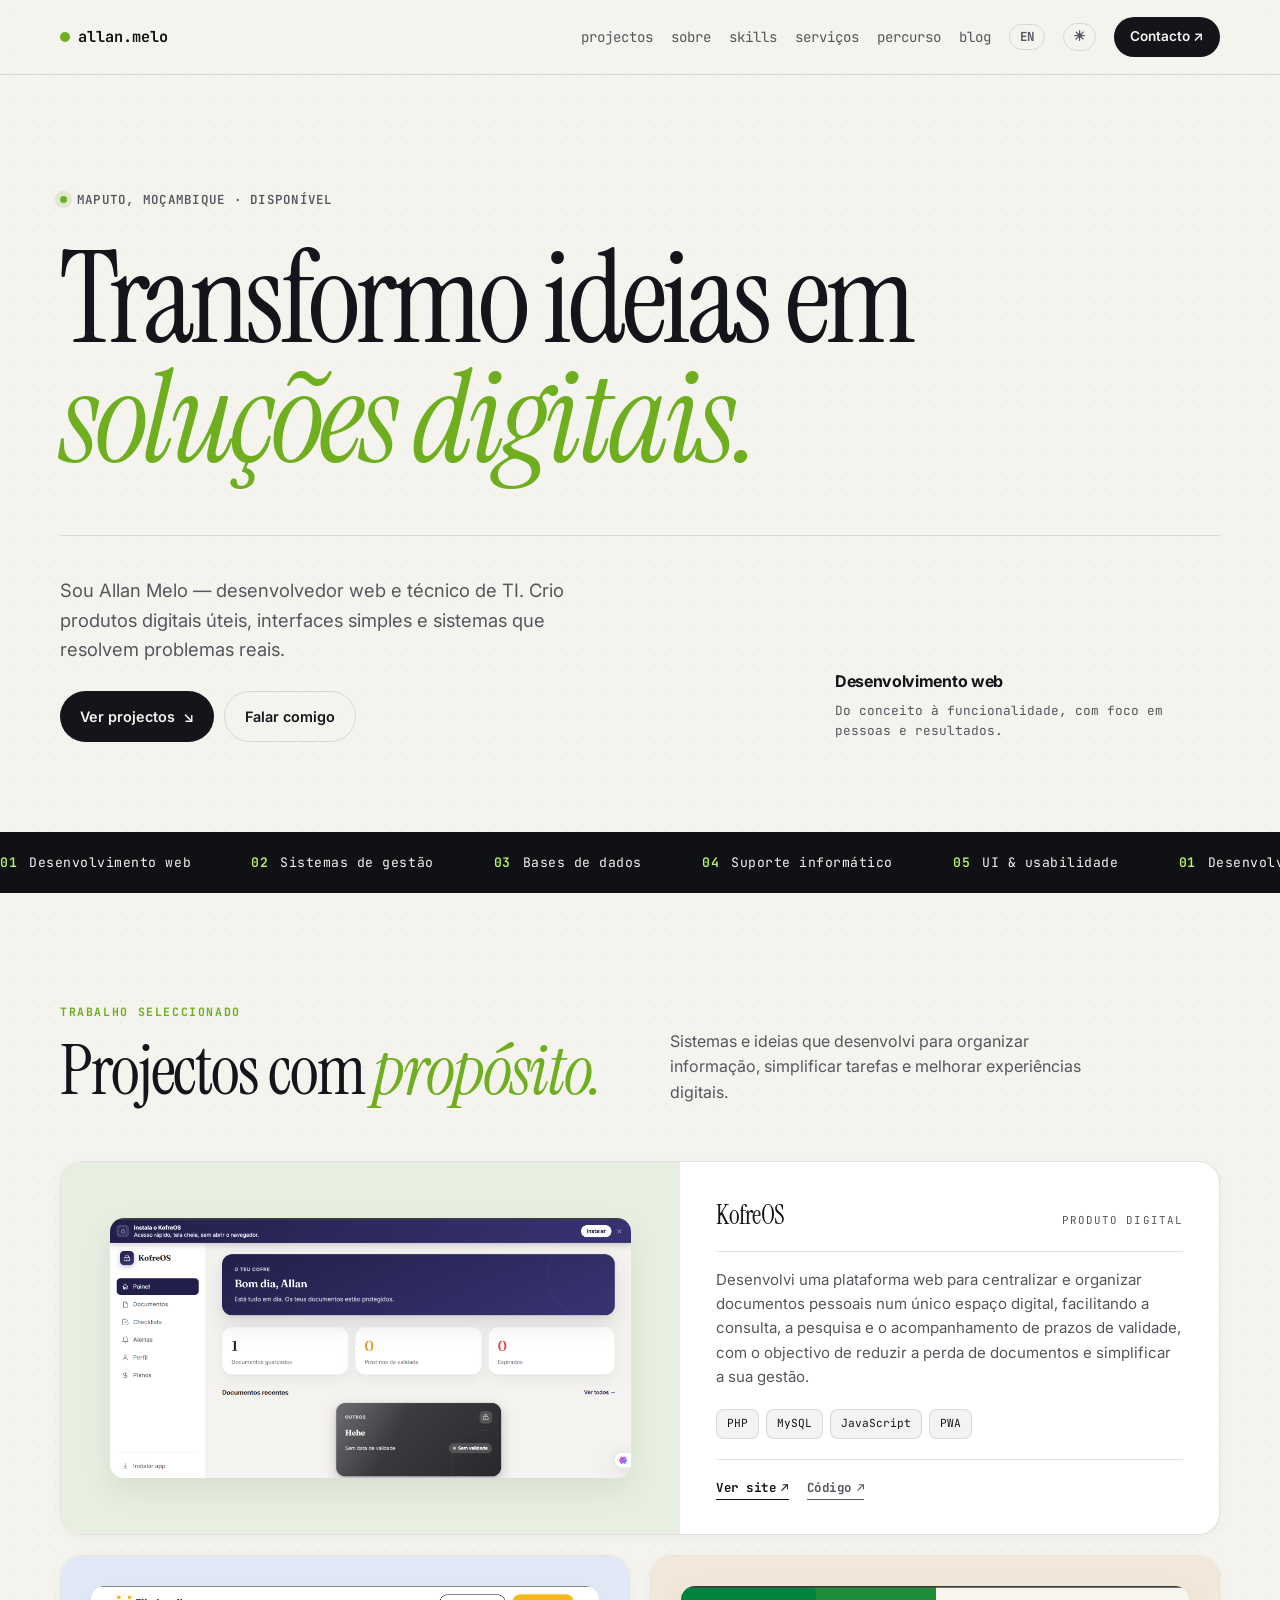
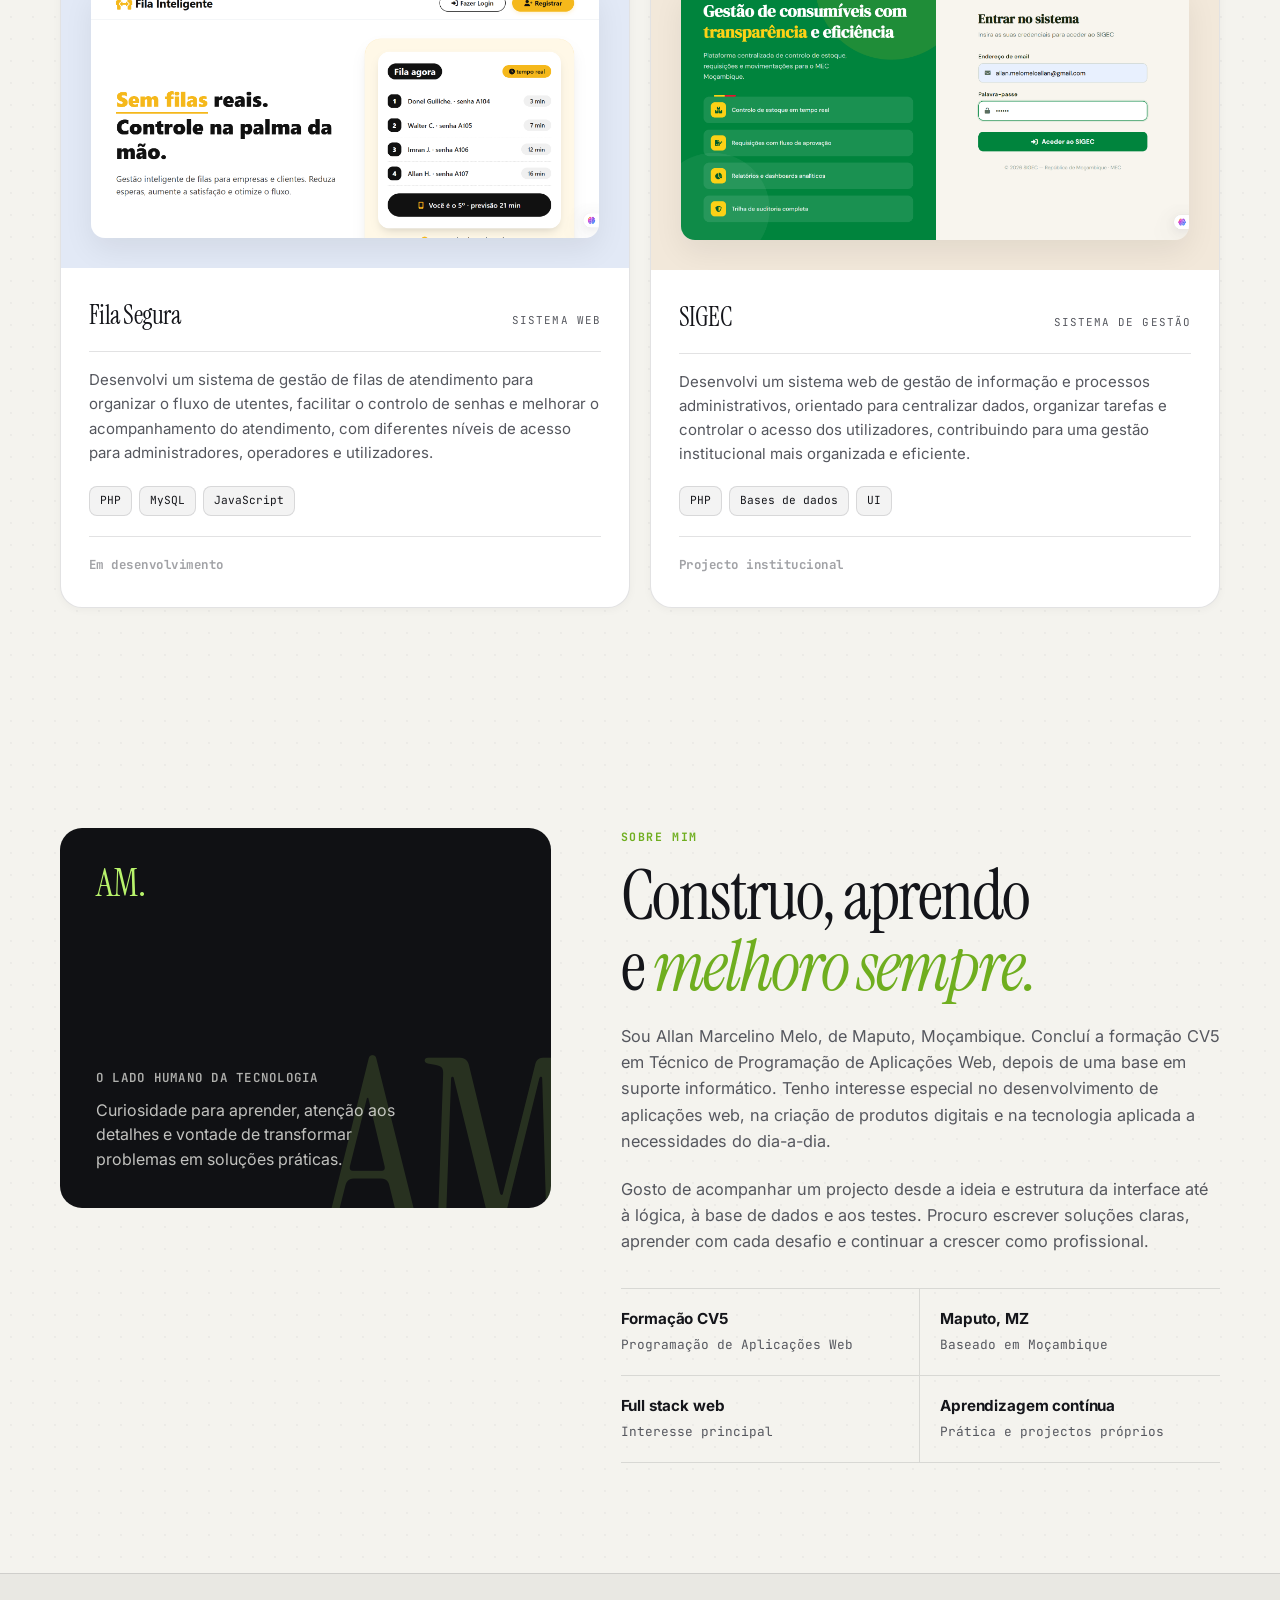
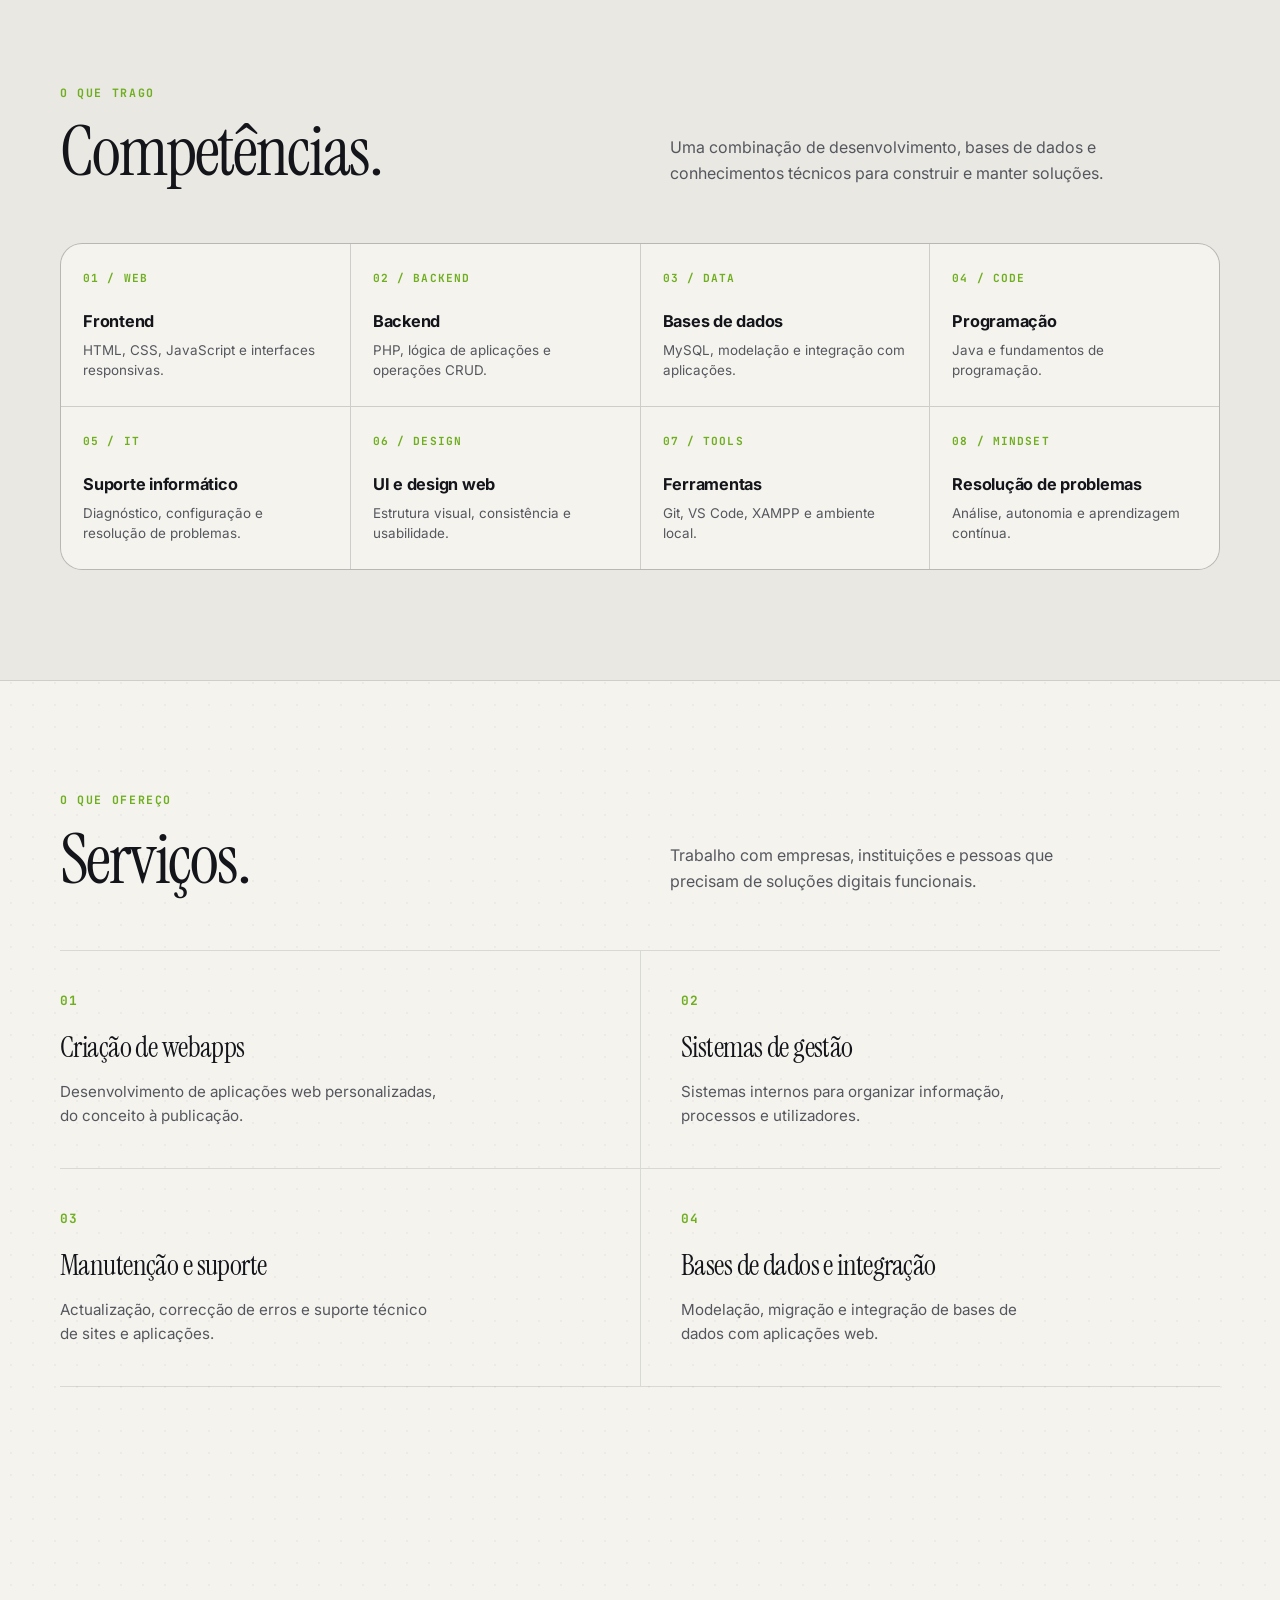
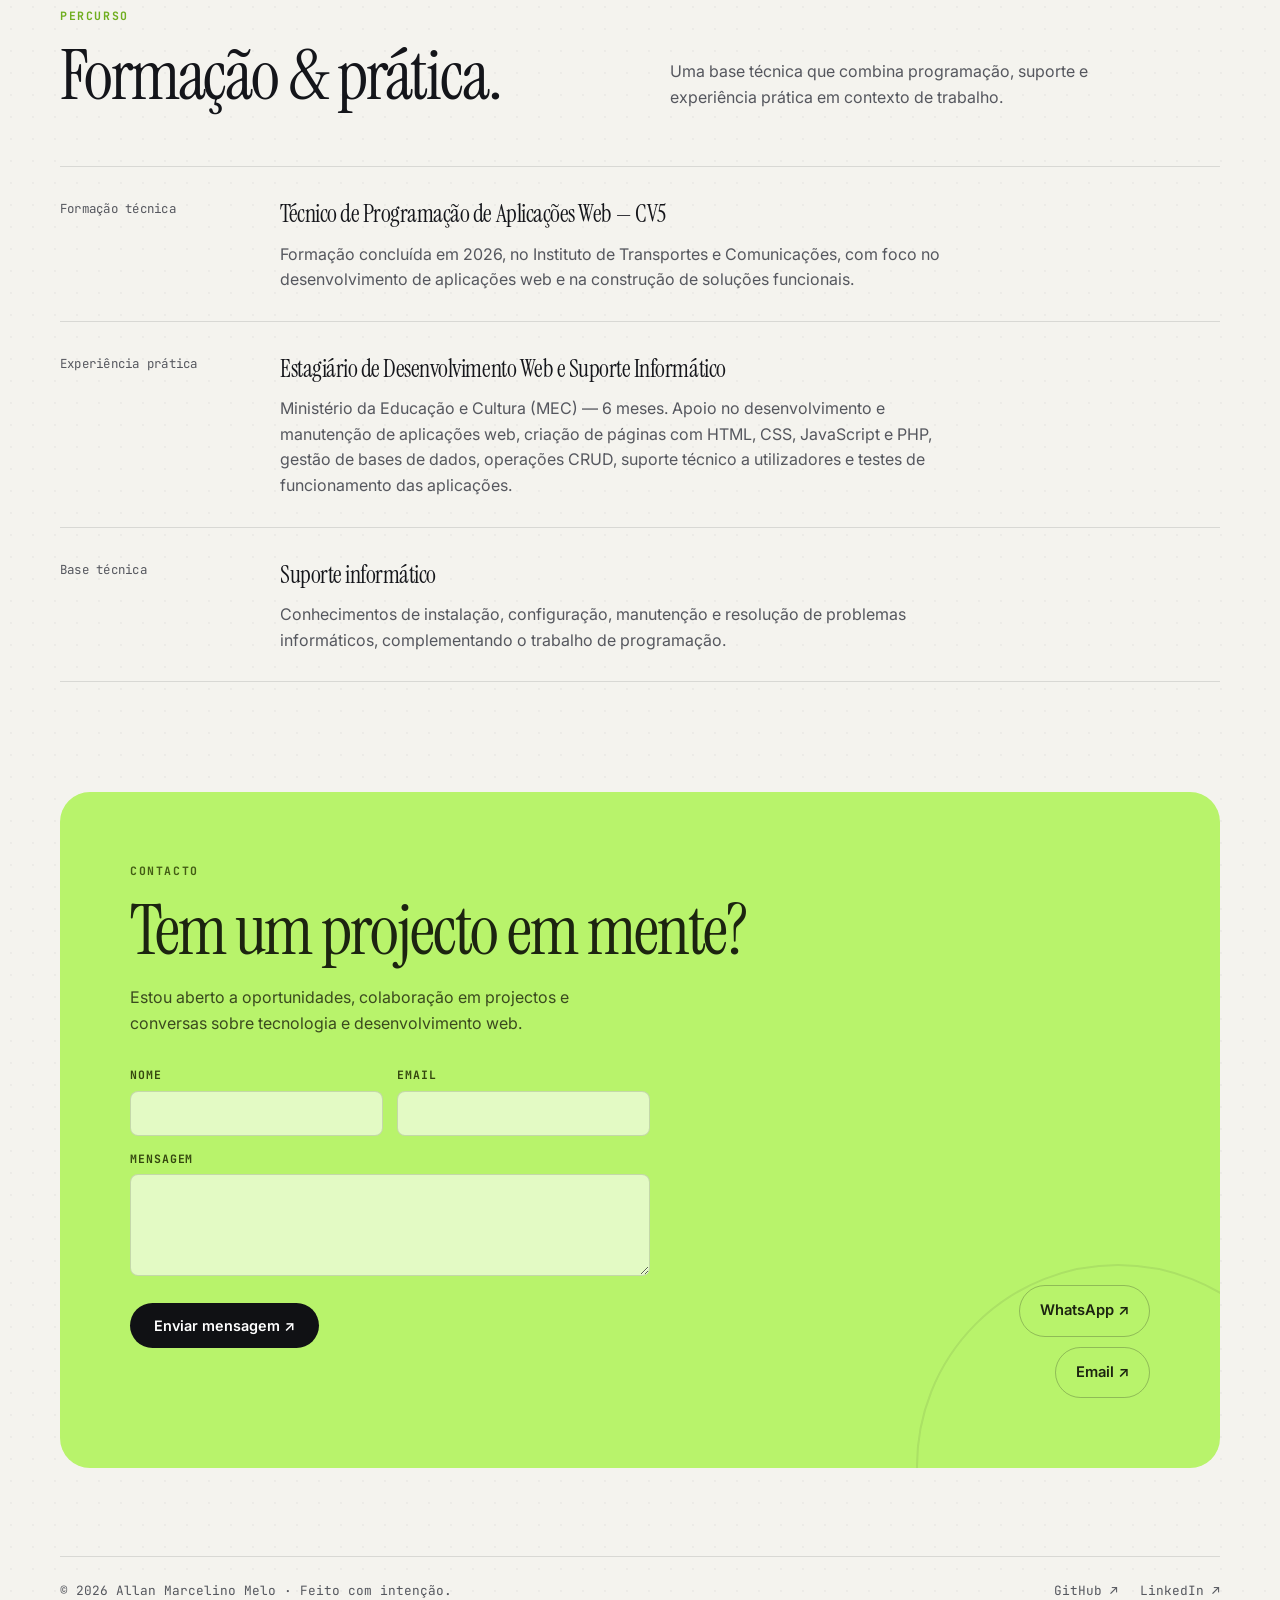
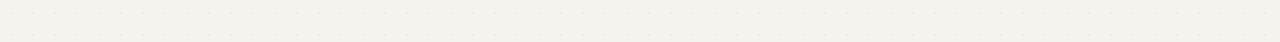
<file: index.html>
<!DOCTYPE html>
<html lang="pt-MZ">
<head>
  <meta charset="UTF-8">
  <meta name="viewport" content="width=device-width, initial-scale=1.0">
  <meta name="theme-color" content="#101114">
  <meta name="theme-color" content="#f4f3ee" media="(prefers-color-scheme: light)">
  <meta name="description" content="Portfólio de Allan Marcelino Melo — Desenvolvedor Web e Técnico de TI em Maputo, Moçambique.">
  <title>Allan Melo — Desenvolvedor Web & Técnico de TI</title>

  <link rel="icon" href="data:image/svg+xml,<svg xmlns='http://www.w3.org/2000/svg' viewBox='0 0 100 100'><text y='.9em' font-size='90' font-family='Inter,sans-serif' font-weight='900' fill='%23b8f36b'>A</text></svg>">
  <link rel="stylesheet" href="styles.css">

  <meta property="og:title" content="Allan Melo — Desenvolvedor Web & Técnico de TI">
  <meta property="og:description" content="Portfólio de Allan Marcelino Melo, de Maputo. Desenvolvimento web, sistemas de gestão e suporte informático.">
  <meta property="og:type" content="website">
  <meta name="twitter:card" content="summary_large_image">

  <link rel="preconnect" href="https://fonts.googleapis.com">
  <link rel="preconnect" href="https://fonts.gstatic.com" crossorigin>
  <link href="https://fonts.googleapis.com/css2?family=Instrument+Serif:ital@0;1&family=Inter:wght@400;500;600;700;800&family=JetBrains+Mono:wght@400;500;700&display=swap" rel="stylesheet">
</head>
<body>

  <nav class="nav">
    <div class="wrap nav-inner">
      <a class="brand" href="#inicio" aria-label="Allan Melo, início" data-i18n="brand">allan.melo</a>
      <div class="nav-links">
        <a href="#projetos" data-i18n="nav.projects">projectos</a>
        <a href="#sobre" data-i18n="nav.about">sobre</a>
        <a href="#competencias" data-i18n="nav.skills">skills</a>
        <a href="#servicos" data-i18n="nav.services">serviços</a>
        <a href="#experiencia" data-i18n="nav.path">percurso</a>
        <a href="blog.html" data-i18n="nav.blog">blog</a>
        <button class="lang-btn" id="langToggle" aria-label="Mudar idioma">EN</button>
        <button class="theme-btn" id="themeToggle" aria-label="Alternar tema">
          <span class="icon-sun">☀</span>
          <span class="icon-moon">☾</span>
        </button>
        <a class="nav-cta" href="#contacto" data-i18n="nav.contact">Contacto ↗</a>
      </div>
    </div>
  </nav>

  <main>
    <!-- HERO -->
    <header class="hero wrap" id="inicio">
      <div class="eyebrow">
        <span class="dot"></span>
        <span data-i18n="hero.eyebrow">Maputo, Moçambique · Disponível</span>
      </div>
      <h1 data-i18n-html="hero.title">Transformo ideias em <em>soluções digitais.</em></h1>

      <div class="hero-bottom">
        <div>
          <p class="intro" data-i18n="hero.intro">Sou Allan Melo — desenvolvedor web e técnico de TI. Crio produtos digitais úteis, interfaces simples e sistemas que resolvem problemas reais.</p>
          <div class="actions">
            <a class="btn btn-primary" href="#projetos">
              <span data-i18n="hero.cta1">Ver projectos</span> <span aria-hidden="true">↘</span>
            </a>
            <a class="btn btn-secondary" href="#contacto" data-i18n="hero.cta2">Falar comigo</a>
          </div>
        </div>
        <div class="hero-note">
          <strong data-i18n="hero.note.title">Desenvolvimento web</strong>
          <span data-i18n="hero.note.body">Do conceito à funcionalidade, com foco em pessoas e resultados.</span>
        </div>
      </div>
    </header>

    <!-- TICKER -->
    <div class="ticker" aria-hidden="true">
      <div class="ticker-track">
        <span><b>01</b> <span data-i18n="tick.1">Desenvolvimento web</span></span>
        <span><b>02</b> <span data-i18n="tick.2">Sistemas de gestão</span></span>
        <span><b>03</b> <span data-i18n="tick.3">Bases de dados</span></span>
        <span><b>04</b> <span data-i18n="tick.4">Suporte informático</span></span>
        <span><b>05</b> <span data-i18n="tick.5">UI & usabilidade</span></span>
        <span><b>01</b> <span data-i18n="tick.1">Desenvolvimento web</span></span>
        <span><b>02</b> <span data-i18n="tick.2">Sistemas de gestão</span></span>
        <span><b>03</b> <span data-i18n="tick.3">Bases de dados</span></span>
        <span><b>04</b> <span data-i18n="tick.4">Suporte informático</span></span>
        <span><b>05</b> <span data-i18n="tick.5">UI & usabilidade</span></span>
      </div>
    </div>

    <!-- PROJECTS -->
    <section id="projetos">
      <div class="wrap">
        <div class="section-head">
          <div>
            <div class="kicker" data-i18n="proj.kicker">Trabalho seleccionado</div>
            <h2 data-i18n-html="proj.title">Projectos com <em>propósito.</em></h2>
          </div>
          <p class="section-desc" data-i18n="proj.desc">Sistemas e ideias que desenvolvi para organizar informação, simplificar tarefas e melhorar experiências digitais.</p>
        </div>

        <div class="projects">

          <!-- KofreOS — grande -->
          <article class="project project-featured">
            <div class="project-visual visual-kofre">
              <img src="assets/kofreos.png" alt="Screenshot do KofreOS" class="project-img" onerror="this.style.display='none'; this.nextElementSibling.style.display='flex';">
              <div class="mock fallback" style="display:none">
                <div class="mock-top"><i></i><i></i><i></i></div>
                <div class="mock-label">KofreOS / espaço pessoal</div>
                <div class="mock-title">Os teus documentos.<br>Num só lugar.</div>
                <div class="kofre-grid">
                  <div class="kofre-tile">🔒</div>
                  <div class="kofre-tile">📄</div>
                  <div class="kofre-tile">🪪</div>
                </div>
              </div>
            </div>
            <div class="project-body">
              <div class="project-top">
                <h3>KofreOS</h3>
                <span class="project-type" data-i18n="proj.kofre.type">Produto digital</span>
              </div>
              <p data-i18n="proj.kofre.desc">Desenvolvi uma plataforma web para centralizar e organizar documentos pessoais num único espaço digital, facilitando a consulta, a pesquisa e o acompanhamento de prazos de validade, com o objectivo de reduzir a perda de documentos e simplificar a sua gestão.</p>
              <div class="tags">
                <span class="tag">PHP</span>
                <span class="tag">MySQL</span>
                <span class="tag">JavaScript</span>
                <span class="tag">PWA</span>
              </div>
              <div class="project-actions">
                <!-- Substitui TEU_URL_KOFREOS pelo URL real, ou apaga esta linha se não existir -->
                <a class="project-link" href="TEU_URL_KOFREOS" target="_blank" rel="noopener noreferrer">
                  <span data-i18n="proj.viewSite">Ver site</span> <span aria-hidden="true">↗</span>
                </a>
                <!-- Substitui TEU_URL_REPO_KOFREOS pelo URL do GitHub, ou apaga esta linha -->
                <a class="project-link muted" href="TEU_URL_REPO_KOFREOS" target="_blank" rel="noopener noreferrer">
                  <span data-i18n="proj.viewCode">Código</span> <span aria-hidden="true">↗</span>
                </a>
              </div>
            </div>
          </article>

          <!-- Fila Segura -->
          <article class="project">
            <div class="project-visual visual-fila">
              <img src="assets/fila.png" alt="Screenshot do Fila Segura" class="project-img" onerror="this.style.display='none'; this.nextElementSibling.style.display='flex';">
              <div class="mock fallback" style="display:none">
                <div class="mock-top"><i></i><i></i><i></i></div>
                <div class="mock-label">Fila Segura / painel</div>
                <div class="fila-panel">
                  <div class="fila-big">
                    <small>A chamar</small>
                    <b>Nº 14</b>
                  </div>
                  <div class="fila-mini">Em espera<b>04</b></div>
                  <div class="fila-mini">Atendidas<b>08</b></div>
                  <div class="fila-mini">Tempo médio<b>6m</b></div>
                </div>
              </div>
            </div>
            <div class="project-body">
              <div class="project-top">
                <h3>Fila Segura</h3>
                <span class="project-type" data-i18n="proj.fila.type">Sistema web</span>
              </div>
              <p data-i18n="proj.fila.desc">Desenvolvi um sistema de gestão de filas de atendimento para organizar o fluxo de utentes, facilitar o controlo de senhas e melhorar o acompanhamento do atendimento, com diferentes níveis de acesso para administradores, operadores e utilizadores.</p>
              <div class="tags">
                <span class="tag">PHP</span>
                <span class="tag">MySQL</span>
                <span class="tag">JavaScript</span>
              </div>
              <div class="project-actions">
                <span class="project-link muted disabled">
                  <span data-i18n="proj.inProgress">Em desenvolvimento</span>
                </span>
              </div>
            </div>
          </article>

          <!-- SIGEC -->
          <article class="project">
            <div class="project-visual visual-sigec">
              <img src="assets/sigec.png" alt="Screenshot do SIGEC" class="project-img" onerror="this.style.display='none'; this.nextElementSibling.style.display='flex';">
              <div class="mock fallback" style="display:none">
                <div class="mock-top"><i></i><i></i><i></i></div>
                <div class="mock-label">SIGEC / gestão</div>
                <div class="sigec-table">
                  <div class="sigec-row head"><span>Nº</span><span>Requisição</span><span>Estado</span></div>
                  <div class="sigec-row"><span>001</span><span>Material informático</span><span class="badge">OK</span></div>
                  <div class="sigec-row"><span>002</span><span>Equipamento rede</span><span class="badge muted">Pend.</span></div>
                  <div class="sigec-row"><span>003</span><span>Consumíveis</span><span class="badge">OK</span></div>
                </div>
              </div>
            </div>
            <div class="project-body">
              <div class="project-top">
                <h3>SIGEC</h3>
                <span class="project-type" data-i18n="proj.sigec.type">Sistema de gestão</span>
              </div>
              <p data-i18n="proj.sigec.desc">Desenvolvi um sistema web de gestão de informação e processos administrativos, orientado para centralizar dados, organizar tarefas e controlar o acesso dos utilizadores, contribuindo para uma gestão institucional mais organizada e eficiente.</p>
              <div class="tags">
                <span class="tag">PHP</span>
                <span class="tag">Bases de dados</span>
                <span class="tag">UI</span>
              </div>
              <div class="project-actions">
                <span class="project-link muted disabled">
                  <span data-i18n="proj.private">Projecto institucional</span>
                </span>
              </div>
            </div>
          </article>

        </div>
      </div>
    </section>

    <!-- ABOUT -->
    <section id="sobre">
      <div class="wrap about-grid">
        <div class="about-card">
          <div class="monogram">AM.</div>
          <div>
            <div class="eyebrow" data-i18n="about.card.eyebrow">O lado humano da tecnologia</div>
            <p data-i18n="about.card.text">Curiosidade para aprender, atenção aos detalhes e vontade de transformar problemas em soluções práticas.</p>
          </div>
        </div>
        <div class="about-copy">
          <div class="kicker" data-i18n="about.kicker">Sobre mim</div>
          <h2 data-i18n-html="about.title">Construo, aprendo<br>e <em>melhoro sempre.</em></h2>
          <p data-i18n="about.p1">Sou Allan Marcelino Melo, de Maputo, Moçambique. Concluí a formação CV5 em Técnico de Programação de Aplicações Web, depois de uma base em suporte informático. Tenho interesse especial no desenvolvimento de aplicações web, na criação de produtos digitais e na tecnologia aplicada a necessidades do dia-a-dia.</p>
          <p data-i18n="about.p2">Gosto de acompanhar um projecto desde a ideia e estrutura da interface até à lógica, à base de dados e aos testes. Procuro escrever soluções claras, aprender com cada desafio e continuar a crescer como profissional.</p>

          <div class="facts">
            <div class="fact">
              <strong data-i18n="fact.1.title">Formação CV5</strong>
              <span data-i18n="fact.1.sub">Programação de Aplicações Web</span>
            </div>
            <div class="fact">
              <strong data-i18n="fact.2.title">Maputo, MZ</strong>
              <span data-i18n="fact.2.sub">Baseado em Moçambique</span>
            </div>
            <div class="fact">
              <strong data-i18n="fact.3.title">Full stack web</strong>
              <span data-i18n="fact.3.sub">Interesse principal</span>
            </div>
            <div class="fact">
              <strong data-i18n="fact.4.title">Aprendizagem contínua</strong>
              <span data-i18n="fact.4.sub">Prática e projectos próprios</span>
            </div>
          </div>
        </div>
      </div>
    </section>

    <!-- SKILLS -->
    <section class="skills-section" id="competencias">
      <div class="wrap">
        <div class="section-head">
          <div>
            <div class="kicker" data-i18n="skills.kicker">O que trago</div>
            <h2 data-i18n="skills.title">Competências.</h2>
          </div>
          <p class="section-desc" data-i18n="skills.desc">Uma combinação de desenvolvimento, bases de dados e conhecimentos técnicos para construir e manter soluções.</p>
        </div>

        <div class="skills-grid">
          <div class="skill"><span class="num">01 / WEB</span><h3 data-i18n="skill.1.t">Frontend</h3><p data-i18n="skill.1.d">HTML, CSS, JavaScript e interfaces responsivas.</p></div>
          <div class="skill"><span class="num">02 / BACKEND</span><h3 data-i18n="skill.2.t">Backend</h3><p data-i18n="skill.2.d">PHP, lógica de aplicações e operações CRUD.</p></div>
          <div class="skill"><span class="num">03 / DATA</span><h3 data-i18n="skill.3.t">Bases de dados</h3><p data-i18n="skill.3.d">MySQL, modelação e integração com aplicações.</p></div>
          <div class="skill"><span class="num">04 / CODE</span><h3 data-i18n="skill.4.t">Programação</h3><p data-i18n="skill.4.d">Java e fundamentos de programação.</p></div>
          <div class="skill"><span class="num">05 / IT</span><h3 data-i18n="skill.5.t">Suporte informático</h3><p data-i18n="skill.5.d">Diagnóstico, configuração e resolução de problemas.</p></div>
          <div class="skill"><span class="num">06 / DESIGN</span><h3 data-i18n="skill.6.t">UI e design web</h3><p data-i18n="skill.6.d">Estrutura visual, consistência e usabilidade.</p></div>
          <div class="skill"><span class="num">07 / TOOLS</span><h3 data-i18n="skill.7.t">Ferramentas</h3><p data-i18n="skill.7.d">Git, VS Code, XAMPP e ambiente local.</p></div>
          <div class="skill"><span class="num">08 / MINDSET</span><h3 data-i18n="skill.8.t">Resolução de problemas</h3><p data-i18n="skill.8.d">Análise, autonomia e aprendizagem contínua.</p></div>
        </div>
      </div>
    </section>

    <!-- SERVICES -->
    <section id="servicos">
      <div class="wrap">
        <div class="section-head">
          <div>
            <div class="kicker" data-i18n="serv.kicker">O que ofereço</div>
            <h2 data-i18n="serv.title">Serviços.</h2>
          </div>
          <p class="section-desc" data-i18n="serv.desc">Trabalho com empresas, instituições e pessoas que precisam de soluções digitais funcionais.</p>
        </div>

        <div class="services-grid">
          <div class="service">
            <div class="service-num">01</div>
            <h3 data-i18n="serv.1.t">Criação de webapps</h3>
            <p data-i18n="serv.1.d">Desenvolvimento de aplicações web personalizadas, do conceito à publicação.</p>
          </div>
          <div class="service">
            <div class="service-num">02</div>
            <h3 data-i18n="serv.2.t">Sistemas de gestão</h3>
            <p data-i18n="serv.2.d">Sistemas internos para organizar informação, processos e utilizadores.</p>
          </div>
          <div class="service">
            <div class="service-num">03</div>
            <h3 data-i18n="serv.3.t">Manutenção e suporte</h3>
            <p data-i18n="serv.3.d">Actualização, correcção de erros e suporte técnico de sites e aplicações.</p>
          </div>
          <div class="service">
            <div class="service-num">04</div>
            <h3 data-i18n="serv.4.t">Bases de dados e integração</h3>
            <p data-i18n="serv.4.d">Modelação, migração e integração de bases de dados com aplicações web.</p>
          </div>
        </div>
      </div>
    </section>

    <!-- EXPERIENCE -->
    <section id="experiencia">
      <div class="wrap">
        <div class="section-head">
          <div>
            <div class="kicker" data-i18n="exp.kicker">Percurso</div>
            <h2 data-i18n="exp.title">Formação & prática.</h2>
          </div>
          <p class="section-desc" data-i18n="exp.desc">Uma base técnica que combina programação, suporte e experiência prática em contexto de trabalho.</p>
        </div>

        <div class="experience">
          <div class="period" data-i18n="exp.1.period">Formação técnica</div>
          <div>
            <h3 data-i18n="exp.1.title">Técnico de Programação de Aplicações Web — CV5</h3>
            <p data-i18n="exp.1.desc">Formação concluída em 2026, no Instituto de Transportes e Comunicações, com foco no desenvolvimento de aplicações web e na construção de soluções funcionais.</p>
          </div>
        </div>
        <div class="experience">
          <div class="period" data-i18n="exp.2.period">Experiência prática</div>
          <div>
            <h3 data-i18n="exp.2.title">Estagiário de Desenvolvimento Web e Suporte Informático</h3>
            <p data-i18n="exp.2.desc">Ministério da Educação e Cultura (MEC) — 6 meses. Apoio no desenvolvimento e manutenção de aplicações web, criação de páginas com HTML, CSS, JavaScript e PHP, gestão de bases de dados, operações CRUD, suporte técnico a utilizadores e testes de funcionamento das aplicações.</p>
          </div>
        </div>
        <div class="experience">
          <div class="period" data-i18n="exp.3.period">Base técnica</div>
          <div>
            <h3 data-i18n="exp.3.title">Suporte informático</h3>
            <p data-i18n="exp.3.desc">Conhecimentos de instalação, configuração, manutenção e resolução de problemas informáticos, complementando o trabalho de programação.</p>
          </div>
        </div>
      </div>
    </section>

    <!-- CONTACT -->
    <section class="contact" id="contacto">
      <div class="wrap">
        <div class="contact-box">
          <div>
            <div class="kicker" data-i18n="contact.kicker">Contacto</div>
            <h2 data-i18n="contact.title">Tem um projecto em mente?</h2>
            <p data-i18n="contact.desc">Estou aberto a oportunidades, colaboração em projectos e conversas sobre tecnologia e desenvolvimento web.</p>

            <form class="contact-form" id="contactForm" action="https://api.web3forms.com/submit" method="POST">
              <input type="hidden" name="access_key" value="a8c9afc6-cf75-4996-a64a-e32199f4e7bf">
              <input type="hidden" name="subject" value="Novo contacto através do portfólio">
              <input type="checkbox" name="botcheck" style="display:none">

              <div class="form-row">
                <label>
                  <span data-i18n="form.name">Nome</span>
                  <input type="text" name="name" required>
                </label>
                <label>
                  <span data-i18n="form.email">Email</span>
                  <input type="email" name="email" required>
                </label>
              </div>
              <label>
                <span data-i18n="form.message">Mensagem</span>
                <textarea name="message" rows="4" required></textarea>
              </label>
              <button type="submit" class="btn" data-i18n="form.submit">Enviar mensagem ↗</button>
              <p class="form-status" id="formStatus"></p>
            </form>
          </div>
          <div class="contact-actions">
            <a class="btn ghost" href="https://wa.me/258842324583" target="_blank" rel="noopener noreferrer">WhatsApp ↗</a>
            <a class="btn ghost" href="mailto:Allan.melomeloallan@gmail.com">Email ↗</a>
          </div>
        </div>
      </div>
    </section>
  </main>

  <footer>
    <div class="wrap footer-inner">
      <span>© <span id="year"></span> Allan Marcelino Melo · <span data-i18n="footer.note">Feito com intenção.</span></span>
      <div class="footer-links">
        <a href="https://github.com/Melo035" target="_blank" rel="noopener noreferrer">GitHub ↗</a>
        <a href="https://www.linkedin.com/in/allan-melo-710100260/" target="_blank" rel="noopener noreferrer">LinkedIn ↗</a>
      </div>
    </div>
  </footer>

  <script src="script.js"></script>
</body>
</html>
</file>
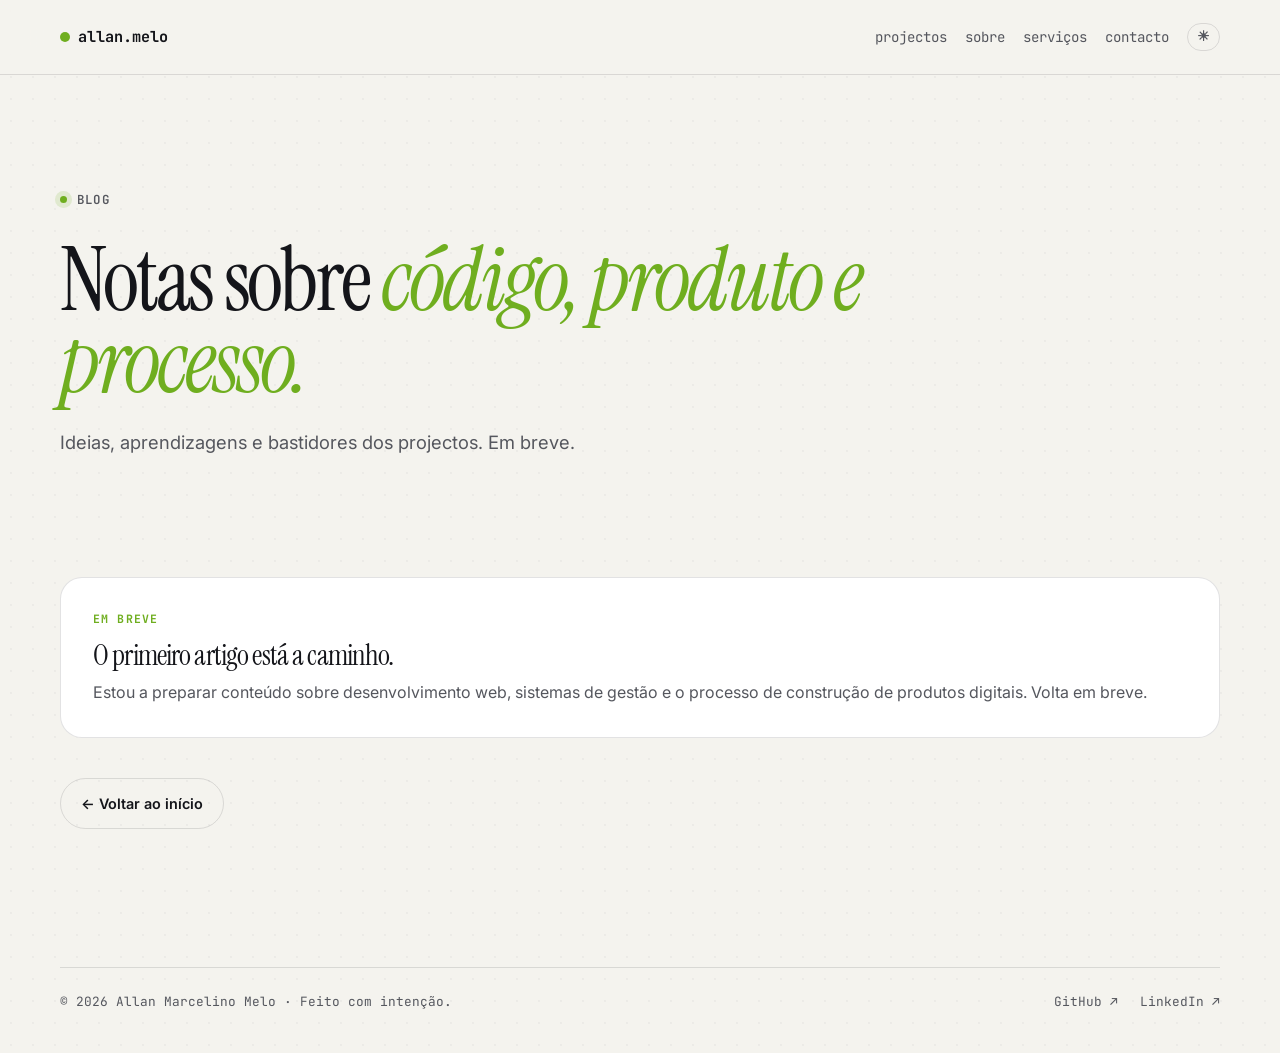
<file: blog.html>
<!DOCTYPE html>
<html lang="pt-MZ">
<head>
  <meta charset="UTF-8">
  <meta name="viewport" content="width=device-width, initial-scale=1.0">
  <meta name="theme-color" content="#101114">
  <title>Blog — Allan Melo</title>
  <link rel="icon" href="data:image/svg+xml,<svg xmlns='http://www.w3.org/2000/svg' viewBox='0 0 100 100'><text y='.9em' font-size='90' font-family='Inter,sans-serif' font-weight='900' fill='%23b8f36b'>A</text></svg>">
  <link rel="stylesheet" href="styles.css">
  <link rel="preconnect" href="https://fonts.googleapis.com">
  <link rel="preconnect" href="https://fonts.gstatic.com" crossorigin>
  <link href="https://fonts.googleapis.com/css2?family=Instrument+Serif:ital@0;1&family=Inter:wght@400;500;600;700;800&family=JetBrains+Mono:wght@400;500;700&display=swap" rel="stylesheet">
</head>
<body>
  <nav class="nav">
    <div class="wrap nav-inner">
      <a class="brand" href="index.html">allan.melo</a>
      <div class="nav-links">
        <a href="index.html#projetos">projectos</a>
        <a href="index.html#sobre">sobre</a>
        <a href="index.html#servicos">serviços</a>
        <a href="index.html#contacto">contacto</a>
        <button class="theme-btn" id="themeToggle" aria-label="Alternar tema">
          <span class="icon-sun">☀</span>
          <span class="icon-moon">☾</span>
        </button>
      </div>
    </div>
  </nav>

  <main>
    <section class="hero wrap" style="padding-bottom:60px">
      <div class="eyebrow"><span class="dot"></span> Blog</div>
      <h1 style="font-size:clamp(2.8rem,7vw,5.5rem)">Notas sobre <em>código, produto e processo.</em></h1>
      <p class="intro" style="margin-top:24px">Ideias, aprendizagens e bastidores dos projectos. Em breve.</p>
    </section>

    <section style="padding-top:20px">
      <div class="wrap">
        <div class="post-list">
          <article class="post-card">
            <div class="post-meta">Em breve</div>
            <h2>O primeiro artigo está a caminho.</h2>
            <p>Estou a preparar conteúdo sobre desenvolvimento web, sistemas de gestão e o processo de construção de produtos digitais. Volta em breve.</p>
          </article>
        </div>
        <div style="margin-top:40px">
          <a class="btn btn-secondary" href="index.html">← Voltar ao início</a>
        </div>
      </div>
    </section>
  </main>

  <footer>
    <div class="wrap footer-inner">
      <span>© <span id="year"></span> Allan Marcelino Melo · Feito com intenção.</span>
      <div class="footer-links">
        <a href="https://github.com/Melo035" target="_blank" rel="noopener noreferrer">GitHub ↗</a>
        <a href="https://www.linkedin.com/in/allan-melo-710100260/" target="_blank" rel="noopener noreferrer">LinkedIn ↗</a>
      </div>
    </div>
  </footer>

  <script src="script.js"></script>
</body>
</html>
</file>
<file: styles.css>
/* ============================================================
   TOKENS
   ============================================================ */
:root {
  --bg: #f4f3ee;
  --surface: #ffffff;
  --ink: #14151a;
  --muted: #55575e;
  --line: rgba(20,21,26,.12);
  --accent: #b8f36b;
  --accent-deep: #6fae1f;
  --dark: #101114;

  --shadow-sm: 0 2px 8px rgba(0,0,0,.04);
  --shadow-md: 0 12px 30px rgba(0,0,0,.07);
  --shadow-lg: 0 24px 60px rgba(0,0,0,.10);

  --radius-lg: 22px;
  --radius-md: 14px;
  --radius-sm: 8px;
  --max: 1160px;

  --font-display: "Instrument Serif", "Iowan Old Style", serif;
  --font-sans: Inter, ui-sans-serif, system-ui, -apple-system, BlinkMacSystemFont, "Segoe UI", sans-serif;
  --font-mono: "JetBrains Mono", ui-monospace, "SF Mono", Menlo, monospace;
}

[data-theme="dark"] {
  --bg: #0d0e11;
  --surface: #17191d;
  --ink: #f0f0ee;
  --muted: #a3a5ab;
  --line: rgba(255,255,255,.10);
  --accent: #b8f36b;
  --accent-deep: #c9f78a;
  --dark: #f4f3ee;
}

/* ============================================================
   BASE
   ============================================================ */
* { box-sizing: border-box; }
html { scroll-behavior: smooth; }

body {
  margin: 0;
  background: var(--bg);
  color: var(--ink);
  font-family: var(--font-sans);
  line-height: 1.6;
  -webkit-font-smoothing: antialiased;
  background-image: radial-gradient(rgba(20,21,26,.035) 1px, transparent 1px);
  background-size: 22px 22px;
  transition: background-color .3s ease, color .3s ease;
}
[data-theme="dark"] body {
  background-image: radial-gradient(rgba(255,255,255,.04) 1px, transparent 1px);
}

a { color: inherit; text-decoration: none; }
a:focus-visible, button:focus-visible, input:focus-visible, textarea:focus-visible {
  outline: 2px solid var(--accent-deep);
  outline-offset: 3px;
  border-radius: 4px;
}

.wrap { width: min(var(--max), calc(100% - 40px)); margin-inline: auto; }

/* ============================================================
   NAV
   ============================================================ */
.nav {
  position: sticky; top: 0; z-index: 20;
  background: color-mix(in srgb, var(--bg) 82%, transparent);
  backdrop-filter: blur(18px);
  border-bottom: 1px solid var(--line);
}
.nav-inner {
  min-height: 74px; display: flex; align-items: center;
  justify-content: space-between; gap: 24px;
}
.brand {
  font-family: var(--font-mono);
  font-weight: 700;
  font-size: .95rem;
  display: inline-flex; align-items: center; gap: 8px;
}
.brand::before {
  content: ""; width: 10px; height: 10px;
  background: var(--accent-deep);
  border-radius: 50%;
}
.nav-links {
  display: flex; gap: 18px; align-items: center;
  font-size: .88rem; color: var(--muted);
  font-family: var(--font-mono);
}
.nav-links a:not(.nav-cta) {
  position: relative; padding: 4px 0;
}
.nav-links a:not(.nav-cta)::after {
  content: ""; position: absolute; left: 0; bottom: 0;
  height: 1px; width: 0; background: var(--ink);
  transition: width .25s ease;
}
.nav-links a:not(.nav-cta):hover::after { width: 100%; }

.lang-btn, .theme-btn {
  background: transparent;
  border: 1px solid var(--line);
  color: var(--muted);
  font-family: var(--font-mono);
  font-size: .78rem;
  font-weight: 700;
  padding: 6px 10px;
  border-radius: 999px;
  cursor: pointer;
  transition: all .2s ease;
  line-height: 1;
}
.theme-btn { padding: 6px 9px; font-size: .85rem; }
.lang-btn:hover, .theme-btn:hover {
  border-color: var(--ink);
  color: var(--ink);
}
.theme-btn .icon-moon { display: none; }
[data-theme="dark"] .theme-btn .icon-sun { display: none; }
[data-theme="dark"] .theme-btn .icon-moon { display: inline; }

.nav-cta {
  padding: 9px 16px;
  background: var(--ink); color: var(--bg) !important;
  border-radius: 999px;
  font-family: var(--font-sans);
  font-weight: 600;
  font-size: .85rem;
  display: inline-flex; align-items: center; gap: 6px;
  transition: transform .2s ease;
}
.nav-cta:hover { transform: translateY(-1px); }

/* ============================================================
   HERO
   ============================================================ */
.hero { padding: 110px 0 90px; position: relative; }
.eyebrow {
  display: inline-flex; gap: 10px; align-items: center;
  color: var(--muted); font-size: .78rem;
  letter-spacing: .1em; text-transform: uppercase;
  font-weight: 600; font-family: var(--font-mono);
}
.dot {
  width: 7px; height: 7px; border-radius: 50%;
  background: var(--accent-deep);
  box-shadow: 0 0 0 5px rgba(111,174,31,.15);
}
h1 {
  font-family: var(--font-display);
  font-weight: 400;
  font-size: clamp(3.4rem, 10vw, 8rem);
  line-height: .94;
  letter-spacing: -.035em;
  max-width: 1000px;
  margin: 28px 0 0;
}
h1 em { font-style: italic; color: var(--accent-deep); }

.hero-bottom {
  display: grid;
  grid-template-columns: 1.3fr .7fr;
  gap: 60px;
  align-items: end;
  margin-top: 56px;
  padding-top: 40px;
  border-top: 1px solid var(--line);
}
.intro {
  max-width: 560px;
  color: var(--muted);
  font-size: clamp(1rem, 1.6vw, 1.15rem);
  margin: 0;
}
.actions { display: flex; flex-wrap: wrap; gap: 10px; margin-top: 26px; }

.btn {
  display: inline-flex; align-items: center; justify-content: center; gap: 8px;
  border-radius: 999px; padding: 13px 20px;
  font-weight: 600; font-size: .9rem;
  transition: transform .2s ease, background .2s ease, color .2s ease, border-color .2s ease;
  font-family: var(--font-sans);
  cursor: pointer;
  border: none;
}
.btn:hover { transform: translateY(-2px); }
.btn-primary { background: var(--ink); color: var(--bg); }
.btn-primary:hover { background: var(--accent-deep); color: #0d1a02; }
.btn-secondary { border: 1px solid var(--line); background: transparent; color: var(--ink); }
.btn-secondary:hover { border-color: var(--ink); }

.hero-note {
  font-family: var(--font-mono);
  font-size: .8rem;
  color: var(--muted);
}
.hero-note strong {
  display: block; color: var(--ink);
  font-family: var(--font-sans);
  font-size: 1rem; font-weight: 700;
  margin-bottom: 6px;
  letter-spacing: -.02em;
}

/* ============================================================
   TICKER
   ============================================================ */
.ticker {
  background: var(--dark); color: var(--bg);
  padding: 20px 0; overflow: hidden;
}
.ticker-track {
  display: flex; gap: 60px;
  white-space: nowrap;
  animation: slide 28s linear infinite;
  font-family: var(--font-mono);
  font-size: .82rem;
  letter-spacing: .04em;
  width: max-content;
}
.ticker-track span { display: inline-flex; align-items: center; gap: 12px; }
.ticker-track b { color: var(--accent); font-weight: 600; }
@keyframes slide {
  from { transform: translateX(0); }
  to { transform: translateX(-50%); }
}

/* ============================================================
   SECTIONS
   ============================================================ */
section { padding: 110px 0; }
.section-head {
  display: grid;
  grid-template-columns: 1fr 1fr;
  gap: 60px;
  align-items: end;
  margin-bottom: 56px;
}
.kicker {
  color: var(--accent-deep);
  text-transform: uppercase;
  letter-spacing: .14em;
  font-size: .72rem;
  font-weight: 700;
  font-family: var(--font-mono);
}
h2 {
  font-family: var(--font-display);
  font-weight: 400;
  font-size: clamp(2.4rem, 5.5vw, 4.4rem);
  line-height: 1;
  letter-spacing: -.03em;
  margin: 14px 0 0;
}
h2 em { font-style: italic; color: var(--accent-deep); }
.section-desc {
  color: var(--muted);
  margin: 0;
  max-width: 440px;
  font-size: 1rem;
}

/* ============================================================
   PROJECTS
   ============================================================ */
.projects {
  display: grid;
  grid-template-columns: repeat(6, 1fr);
  gap: 20px;
}
.project {
  background: var(--surface);
  border: 1px solid var(--line);
  border-radius: var(--radius-lg);
  overflow: hidden;
  transition: transform .3s ease, box-shadow .3s ease;
  display: flex; flex-direction: column;
  box-shadow: var(--shadow-sm);
}
.project:hover {
  transform: translateY(-5px);
  box-shadow: var(--shadow-lg);
}

.project-featured { grid-column: span 6; }
.project:nth-of-type(2) { grid-column: span 3; }
.project:nth-of-type(3) { grid-column: span 3; }

.project-featured {
  display: grid;
  grid-template-columns: 1.15fr 1fr;
  align-items: stretch;
}
.project-featured .project-visual { min-height: 340px; }
.project-featured .project-body { padding: 34px 36px; }
.project-featured h3 { font-size: 2rem; }

.project-visual {
  min-height: 260px;
  padding: 30px;
  display: flex; align-items: center; justify-content: center;
  position: relative;
  overflow: hidden;
}

.project-img {
  max-width: 100%; max-height: 260px;
  border-radius: var(--radius-md);
  box-shadow: var(--shadow-md);
  object-fit: cover;
}

.visual-kofre { background: #e7efe0; }
.visual-fila  { background: #e2e9f6; }
.visual-sigec { background: #f2e8da; }

/* Mock */
.mock {
  width: 100%; max-width: 380px;
  background: rgba(255,255,255,.94);
  border: 1px solid rgba(0,0,0,.06);
  box-shadow: var(--shadow-md);
  border-radius: var(--radius-md);
  padding: 16px;
  color: #14151a;
}
.mock-top {
  display: flex; gap: 5px; padding-bottom: 12px;
  border-bottom: 1px solid #ececea;
}
.mock-top i {
  width: 7px; height: 7px; border-radius: 50%;
  background: #d9d9d5;
}
.mock-label {
  font-family: var(--font-mono);
  font-size: 9.5px; letter-spacing: .1em;
  color: #8a8b90;
  margin: 14px 0 8px;
  text-transform: uppercase;
}
.mock-title {
  font-family: var(--font-display);
  font-size: 22px; line-height: 1.15;
  letter-spacing: -.02em;
  color: #14151a;
}

.kofre-grid {
  display: grid; grid-template-columns: repeat(3, 1fr);
  gap: 8px; margin-top: 16px;
}
.kofre-tile {
  aspect-ratio: 1/1;
  border-radius: var(--radius-sm);
  display: flex; align-items: center; justify-content: center;
  font-size: 20px;
  background: #f2f4ee;
}
.kofre-tile:nth-child(2) { background: #e8efe0; }
.kofre-tile:nth-child(3) { background: #dde8d1; }

.fila-panel {
  display: grid; grid-template-columns: 1fr 1fr;
  gap: 10px; margin-top: 16px;
}
.fila-big {
  background: #101114; color: #b8f36b;
  border-radius: var(--radius-sm);
  padding: 14px;
  font-family: var(--font-mono);
}
.fila-big small {
  display: block; color: #9ba0a8;
  font-size: 9px; letter-spacing: .1em;
  text-transform: uppercase;
  margin-bottom: 6px;
}
.fila-big b {
  font-size: 30px; font-weight: 700;
  letter-spacing: -.04em;
  line-height: 1;
}
.fila-mini {
  background: #f4f6fa;
  border-radius: var(--radius-sm);
  padding: 12px;
  font-family: var(--font-mono);
  font-size: 11px;
  color: #4a5261;
}
.fila-mini b {
  display: block; font-size: 18px; color: #14151a;
  letter-spacing: -.02em; margin-top: 3px;
}

.sigec-table {
  margin-top: 16px;
  font-family: var(--font-mono);
  font-size: 11px;
}
.sigec-row {
  display: grid;
  grid-template-columns: 40px 1fr 60px;
  gap: 10px;
  padding: 9px 0;
  border-bottom: 1px solid #eeece6;
  color: #5c5e63;
  align-items: center;
}
.sigec-row.head {
  color: #9a9b9f; font-size: 9px;
  letter-spacing: .1em; text-transform: uppercase;
  border-bottom: 1px solid #d9d5c9;
}
.sigec-row .badge {
  background: #b8f36b;
  color: #2f3d13;
  border-radius: 999px;
  text-align: center;
  font-size: 9px;
  padding: 2px 0;
  font-weight: 700;
}
.sigec-row .badge.muted { background: #e9e7e0; color: #6a6a6a; }

.project-body { padding: 28px 28px 30px; flex: 1; display: flex; flex-direction: column; }
.project-top {
  display: flex; justify-content: space-between;
  align-items: baseline; gap: 12px;
  padding-bottom: 14px;
  border-bottom: 1px solid var(--line);
  margin-bottom: 16px;
}
.project h3 {
  margin: 0;
  font-family: var(--font-display);
  font-weight: 400;
  font-size: 1.6rem;
  letter-spacing: -.02em;
}
.project-type {
  font-family: var(--font-mono);
  font-size: .68rem;
  text-transform: uppercase;
  letter-spacing: .1em;
  color: var(--muted);
}
.project p {
  color: var(--muted);
  margin: 0 0 20px;
  font-size: .94rem;
  flex: 1;
}
.tags { display: flex; flex-wrap: wrap; gap: 7px; }
.tag {
  font-family: var(--font-mono);
  padding: 5px 10px;
  border-radius: var(--radius-sm);
  font-size: .7rem;
  color: var(--ink);
  background: color-mix(in srgb, var(--ink) 5%, transparent);
  border: 1px solid var(--line);
}

/* Project actions */
.project-actions {
  display: flex;
  flex-wrap: wrap;
  gap: 18px;
  margin-top: 20px;
  padding-top: 18px;
  border-top: 1px solid var(--line);
}
.project-link {
  font-family: var(--font-mono);
  font-size: .78rem;
  font-weight: 700;
  letter-spacing: .04em;
  color: var(--ink);
  display: inline-flex;
  align-items: center;
  gap: 5px;
  position: relative;
  padding-bottom: 2px;
  transition: color .2s ease;
}
.project-link::after {
  content: "";
  position: absolute;
  left: 0; bottom: 0;
  height: 1px; width: 100%;
  background: currentColor;
  transform-origin: left;
  transition: transform .25s ease;
}
.project-link:hover { color: var(--accent-deep); }
.project-link:hover::after { transform: scaleX(1.05); }

.project-link.muted { color: var(--muted); }
.project-link.disabled {
  opacity: .55;
  cursor: default;
  pointer-events: none;
}
.project-link.disabled::after { display: none; }

/* ============================================================
   ABOUT
   ============================================================ */
.about-grid {
  display: grid;
  grid-template-columns: .9fr 1.1fr;
  gap: 70px;
  align-items: start;
}
.about-card {
  background: var(--dark);
  color: var(--bg);
  border-radius: var(--radius-lg);
  padding: 36px;
  min-height: 380px;
  display: flex; flex-direction: column; justify-content: space-between;
  position: relative;
  overflow: hidden;
}
.about-card::after {
  content: "AM";
  position: absolute;
  bottom: -50px; right: -20px;
  font-family: var(--font-display);
  font-size: 16rem;
  line-height: .8;
  color: var(--accent);
  opacity: .14;
  letter-spacing: -.06em;
  pointer-events: none;
}
.about-card .monogram {
  font-family: var(--font-display);
  font-size: 2.4rem;
  color: var(--accent);
  line-height: 1;
  position: relative; z-index: 1;
}
.about-card p {
  color: color-mix(in srgb, var(--bg) 78%, transparent);
  max-width: 320px;
  margin: 0;
  position: relative; z-index: 1;
  font-size: 1rem;
  line-height: 1.55;
}
.about-card .eyebrow {
  color: color-mix(in srgb, var(--bg) 70%, transparent);
  margin-bottom: 10px;
  position: relative; z-index: 1;
}

.about-copy h2 { margin-top: 14px; }
.about-copy > p {
  color: var(--muted);
  font-size: 1.02rem;
  margin: 22px 0 0;
}
.facts {
  display: grid;
  grid-template-columns: repeat(2, 1fr);
  gap: 0;
  margin-top: 34px;
  border-top: 1px solid var(--line);
}
.fact {
  padding: 18px 0;
  border-bottom: 1px solid var(--line);
}
.fact:nth-child(odd) { padding-right: 20px; border-right: 1px solid var(--line); }
.fact:nth-child(even) { padding-left: 20px; }
.fact strong {
  display: block; font-size: .95rem; font-weight: 700;
  letter-spacing: -.01em;
}
.fact span {
  color: var(--muted); font-size: .8rem;
  font-family: var(--font-mono);
}

/* ============================================================
   SKILLS
   ============================================================ */
.skills-section {
  background: color-mix(in srgb, var(--ink) 5%, var(--bg));
  border-top: 1px solid var(--line);
  border-bottom: 1px solid var(--line);
}
.skills-grid {
  display: grid;
  grid-template-columns: repeat(4, 1fr);
  gap: 1px;
  background: var(--line);
  border: 1px solid var(--line);
  border-radius: var(--radius-lg);
  overflow: hidden;
}
.skill {
  padding: 26px 22px;
  background: var(--bg);
  min-height: 160px;
  display: flex; flex-direction: column;
  transition: background .25s ease;
}
.skill:hover { background: var(--surface); }
.skill .num {
  font-family: var(--font-mono);
  color: var(--accent-deep);
  font-size: .7rem; font-weight: 700;
  letter-spacing: .1em;
}
.skill h3 {
  font-size: 1.02rem;
  margin: 20px 0 6px;
  letter-spacing: -.015em;
  font-weight: 700;
}
.skill p {
  font-size: .84rem;
  color: var(--muted);
  margin: 0;
  line-height: 1.5;
}

/* ============================================================
   SERVICES
   ============================================================ */
.services-grid {
  display: grid;
  grid-template-columns: repeat(2, 1fr);
  gap: 0;
  border-top: 1px solid var(--line);
}
.service {
  padding: 40px 30px 40px 0;
  border-bottom: 1px solid var(--line);
}
.service:nth-child(even) {
  padding-left: 40px;
  padding-right: 0;
  border-left: 1px solid var(--line);
}
.service-num {
  font-family: var(--font-mono);
  color: var(--accent-deep);
  font-size: .8rem;
  font-weight: 700;
  letter-spacing: .1em;
}
.service h3 {
  font-family: var(--font-display);
  font-weight: 400;
  font-size: 1.8rem;
  letter-spacing: -.02em;
  margin: 12px 0 10px;
}
.service p {
  color: var(--muted);
  margin: 0;
  max-width: 380px;
  font-size: .95rem;
}

/* ============================================================
   EXPERIENCE
   ============================================================ */
.experience {
  display: grid;
  grid-template-columns: 180px 1fr;
  gap: 40px;
  padding: 28px 0;
  border-top: 1px solid var(--line);
}
.experience:last-child { border-bottom: 1px solid var(--line); }
.experience .period {
  color: var(--muted);
  font-family: var(--font-mono);
  font-size: .78rem;
  letter-spacing: .02em;
  padding-top: 4px;
}
.experience h3 {
  margin: 0 0 8px;
  font-family: var(--font-display);
  font-weight: 400;
  font-size: 1.5rem;
  letter-spacing: -.02em;
}
.experience p {
  color: var(--muted);
  margin: 0;
  max-width: 680px;
}

/* ============================================================
   CONTACT
   ============================================================ */
.contact { padding: 0 0 60px; }
.contact-box {
  background: var(--accent);
  border-radius: 30px;
  padding: clamp(36px, 6vw, 70px);
  display: grid;
  grid-template-columns: 1.4fr .6fr;
  gap: 40px;
  align-items: end;
  position: relative;
  overflow: hidden;
  color: #1c2410;
}
.contact-box::before {
  content: "";
  position: absolute;
  inset: auto -100px -200px auto;
  width: 400px; height: 400px;
  border: 2px solid rgba(20,21,26,.08);
  border-radius: 50%;
  pointer-events: none;
}
.contact h2 {
  font-family: var(--font-display);
  font-weight: 400;
  max-width: 620px;
  margin: 14px 0 0;
  color: #1c2410;
}
.contact p {
  color: #3a4a1e;
  margin: 20px 0 0;
  max-width: 480px;
}
.contact .kicker { color: #435c14; }

.contact-form {
  margin-top: 30px;
  display: flex;
  flex-direction: column;
  gap: 14px;
  max-width: 520px;
}
.form-row {
  display: grid;
  grid-template-columns: 1fr 1fr;
  gap: 14px;
}
.contact-form label {
  display: block;
  font-family: var(--font-mono);
  font-size: .72rem;
  letter-spacing: .08em;
  text-transform: uppercase;
  color: #34460f;
  font-weight: 700;
}
.contact-form input,
.contact-form textarea {
  width: 100%;
  margin-top: 6px;
  padding: 12px 14px;
  border-radius: var(--radius-sm);
  border: 1px solid rgba(20,21,26,.15);
  background: rgba(255,255,255,.6);
  font-family: var(--font-sans);
  font-size: .95rem;
  color: #14151a;
  transition: border-color .2s ease, background .2s ease;
  resize: vertical;
}
.contact-form input:focus,
.contact-form textarea:focus {
  outline: none;
  border-color: #14151a;
  background: #fff;
}
.contact-form .btn {
  align-self: flex-start;
  background: #101114;
  color: #fff;
  padding: 14px 24px;
  margin-top: 8px;
}
.contact-form .btn:hover { background: #000; }
.form-status {
  font-family: var(--font-mono);
  font-size: .82rem;
  margin: 0;
  color: #34460f;
  min-height: 1.2em;
}

.contact-actions {
  display: flex; flex-direction: column; gap: 10px;
  align-items: flex-end;
  position: relative; z-index: 1;
}
.contact-actions .btn {
  background: transparent;
  border: 1px solid rgba(20,21,26,.25);
  color: #1c2410;
  white-space: nowrap;
  font-size: .92rem;
  padding: 13px 20px;
}
.contact-actions .btn:hover {
  background: rgba(255,255,255,.35);
  border-color: #1c2410;
}

/* ============================================================
   FOOTER
   ============================================================ */
footer { padding: 28px 0 40px; }
.footer-inner {
  display: flex; justify-content: space-between;
  gap: 20px; color: var(--muted); font-size: .8rem;
  border-top: 1px solid var(--line);
  padding-top: 24px;
  font-family: var(--font-mono);
}
.footer-links { display: flex; gap: 22px; }
.footer-links a { transition: color .2s ease; }
.footer-links a:hover { color: var(--accent-deep); }

/* ============================================================
   BLOG
   ============================================================ */
.post-list {
  display: grid;
  gap: 20px;
  margin-top: 40px;
}
.post-card {
  padding: 32px;
  border: 1px solid var(--line);
  border-radius: var(--radius-lg);
  background: var(--surface);
  transition: transform .25s ease, box-shadow .25s ease;
}
.post-card:hover {
  transform: translateY(-3px);
  box-shadow: var(--shadow-md);
}
.post-meta {
  font-family: var(--font-mono);
  font-size: .72rem;
  letter-spacing: .1em;
  text-transform: uppercase;
  color: var(--accent-deep);
  font-weight: 700;
}
.post-card h2 {
  font-family: var(--font-display);
  font-size: 1.8rem;
  margin: 12px 0 10px;
}
.post-card p { color: var(--muted); margin: 0; }

/* ============================================================
   RESPONSIVE
   ============================================================ */
/* ============================================================
   RESPONSIVE — MOBILE FIRST CORRECTIONS
   ============================================================ */

/* ---------- TABLET (até 900px) ---------- */
@media (max-width: 900px) {

  /* NAV — esconde links, deixa só o essencial */
  .nav-links a:not(.nav-cta) {
    display: none;
  }
  .nav-links {
    gap: 10px;
  }
  .nav-inner {
    min-height: 64px;
  }

  /* HERO */
  .hero {
    padding: 64px 0 48px;
  }
  .hero-bottom {
    grid-template-columns: 1fr;
    gap: 28px;
    margin-top: 40px;
    padding-top: 28px;
  }
  .hero-note {
    font-size: .78rem;
  }

  /* SECTIONS — menos padding */
  section {
    padding: 72px 0;
  }
  .section-head {
    grid-template-columns: 1fr;
    gap: 14px;
    margin-bottom: 36px;
  }
  .section-desc {
    max-width: 100%;
  }

  /* PROJECTS — coluna única */
  .projects {
    grid-template-columns: 1fr;
    gap: 18px;
  }
  .project-featured {
    grid-column: span 1;
    grid-template-columns: 1fr;
  }
  .project:nth-of-type(2),
  .project:nth-of-type(3) {
    grid-column: span 1;
  }
  .project-featured .project-visual {
    min-height: 220px;
  }
  .project-featured .project-body {
    padding: 26px 24px;
  }
  .project-featured h3 {
    font-size: 1.5rem;
  }
  .project-visual {
    min-height: 220px;
    padding: 24px;
  }

  /* ABOUT */
  .about-grid {
    grid-template-columns: 1fr;
    gap: 28px;
  }
  .about-card {
    min-height: 300px;
    padding: 28px;
  }
  .about-card::after {
    font-size: 11rem;
    bottom: -30px;
    right: -10px;
  }

  /* SKILLS — 2 colunas */
  .skills-grid {
    grid-template-columns: repeat(2, 1fr);
  }
  .skill {
    padding: 22px 18px;
    min-height: 140px;
  }

  /* SERVICES — coluna única */
  .services-grid {
    grid-template-columns: 1fr;
  }
  .service {
    padding: 32px 0;
  }
  .service:nth-child(even) {
    padding-left: 0;
    border-left: none;
  }

  /* EXPERIENCE */
  .experience {
    grid-template-columns: 1fr;
    gap: 8px;
    padding: 24px 0;
  }

  /* CONTACT */
  .contact-box {
    grid-template-columns: 1fr;
    align-items: start;
    padding: 36px 28px;
    border-radius: 24px;
  }
  .contact-actions {
    align-items: stretch;
    margin-top: 12px;
  }
  .contact-actions .btn {
    text-align: center;
  }
  .form-row {
    grid-template-columns: 1fr;
  }
  .contact-form .btn {
    width: 100%;
    justify-content: center;
  }
}

/* ---------- MOBILE (até 640px) ---------- */
@media (max-width: 640px) {

  .wrap {
    width: min(100% - 32px, var(--max));
  }

  /* NAV */
  .nav-inner {
    min-height: 60px;
    gap: 8px;
  }
  .brand {
    font-size: .88rem;
  }
  .nav-links {
    gap: 8px;
  }
  .lang-btn, .theme-btn {
    padding: 5px 8px;
    font-size: .72rem;
  }
  .nav-cta {
    padding: 7px 12px;
    font-size: .78rem;
  }

  /* HERO */
  .hero {
    padding: 52px 0 40px;
  }
  .eyebrow {
    font-size: .7rem;
    letter-spacing: .08em;
  }
  h1 {
    font-size: clamp(2.2rem, 11vw, 3.2rem);
    line-height: 1.02;
    letter-spacing: -.03em;
    margin-top: 20px;
  }
  .intro {
    font-size: 1rem;
  }
  .actions {
    flex-direction: column;
    align-items: stretch;
    gap: 8px;
  }
  .actions .btn {
    width: 100%;
    justify-content: center;
  }
  .hero-note {
    font-size: .76rem;
  }

  /* TICKER — mais lento e menor */
  .ticker {
    padding: 14px 0;
  }
  .ticker-track {
    font-size: .74rem;
    gap: 40px;
  }

  /* SECTIONS */
  section {
    padding: 56px 0;
  }
  h2 {
    font-size: clamp(1.9rem, 8vw, 2.6rem);
  }
  .section-head {
    margin-bottom: 28px;
  }
  .kicker {
    font-size: .68rem;
  }

  /* PROJECTS */
  .projects {
    gap: 16px;
  }
  .project-visual {
    min-height: 180px;
    padding: 20px;
  }
  .project-body {
    padding: 22px 20px 24px;
  }
  .project h3 {
    font-size: 1.35rem;
  }
  .project-type {
    font-size: .62rem;
  }
  .project p {
    font-size: .9rem;
  }
  .project-top {
    flex-direction: column;
    align-items: flex-start;
    gap: 4px;
    padding-bottom: 12px;
    margin-bottom: 14px;
  }
  .project-actions {
    gap: 14px;
    margin-top: 16px;
    padding-top: 14px;
  }
  .project-link {
    font-size: .72rem;
  }
  .mock {
    padding: 14px;
  }
  .mock-title {
    font-size: 18px;
  }

  /* ABOUT */
  .about-card {
    min-height: 260px;
    padding: 24px;
  }
  .about-card .monogram {
    font-size: 2rem;
  }
  .about-card::after {
    font-size: 8rem;
    bottom: -20px;
    right: -5px;
    opacity: .10;
  }
  .about-card p {
    font-size: .92rem;
  }
  .about-copy > p {
    font-size: .96rem;
    margin-top: 16px;
  }

  /* FACTS — sem bordas verticais */
  .facts {
    grid-template-columns: 1fr;
    margin-top: 24px;
  }
  .fact {
    padding: 14px 0;
  }
  .fact:nth-child(odd) {
    padding-right: 0;
    border-right: none;
  }
  .fact:nth-child(even) {
    padding-left: 0;
  }
  .fact strong {
    font-size: .92rem;
  }

  /* SKILLS — 1 coluna */
  .skills-grid {
    grid-template-columns: 1fr;
  }
  .skill {
    min-height: auto;
    padding: 20px 18px;
  }
  .skill h3 {
    margin-top: 12px;
  }

  /* SERVICES */
  .service {
    padding: 28px 0;
  }
  .service h3 {
    font-size: 1.5rem;
  }
  .service p {
    font-size: .92rem;
  }

  /* EXPERIENCE */
  .experience h3 {
    font-size: 1.25rem;
  }
  .experience p {
    font-size: .92rem;
  }

  /* CONTACT */
  .contact {
    padding: 0 0 40px;
  }
  .contact-box {
    padding: 28px 22px;
    border-radius: 20px;
  }
  .contact h2 {
    font-size: clamp(1.8rem, 7vw, 2.4rem);
  }
  .contact p {
    font-size: .94rem;
  }
  .contact-form {
    margin-top: 22px;
  }
  .contact-form input,
  .contact-form textarea {
    padding: 11px 13px;
    font-size: .92rem;
  }

  /* FOOTER */
  .footer-inner {
    flex-direction: column;
    gap: 12px;
    font-size: .74rem;
    text-align: left;
  }
  .footer-links {
    gap: 16px;
  }
}
</file>
